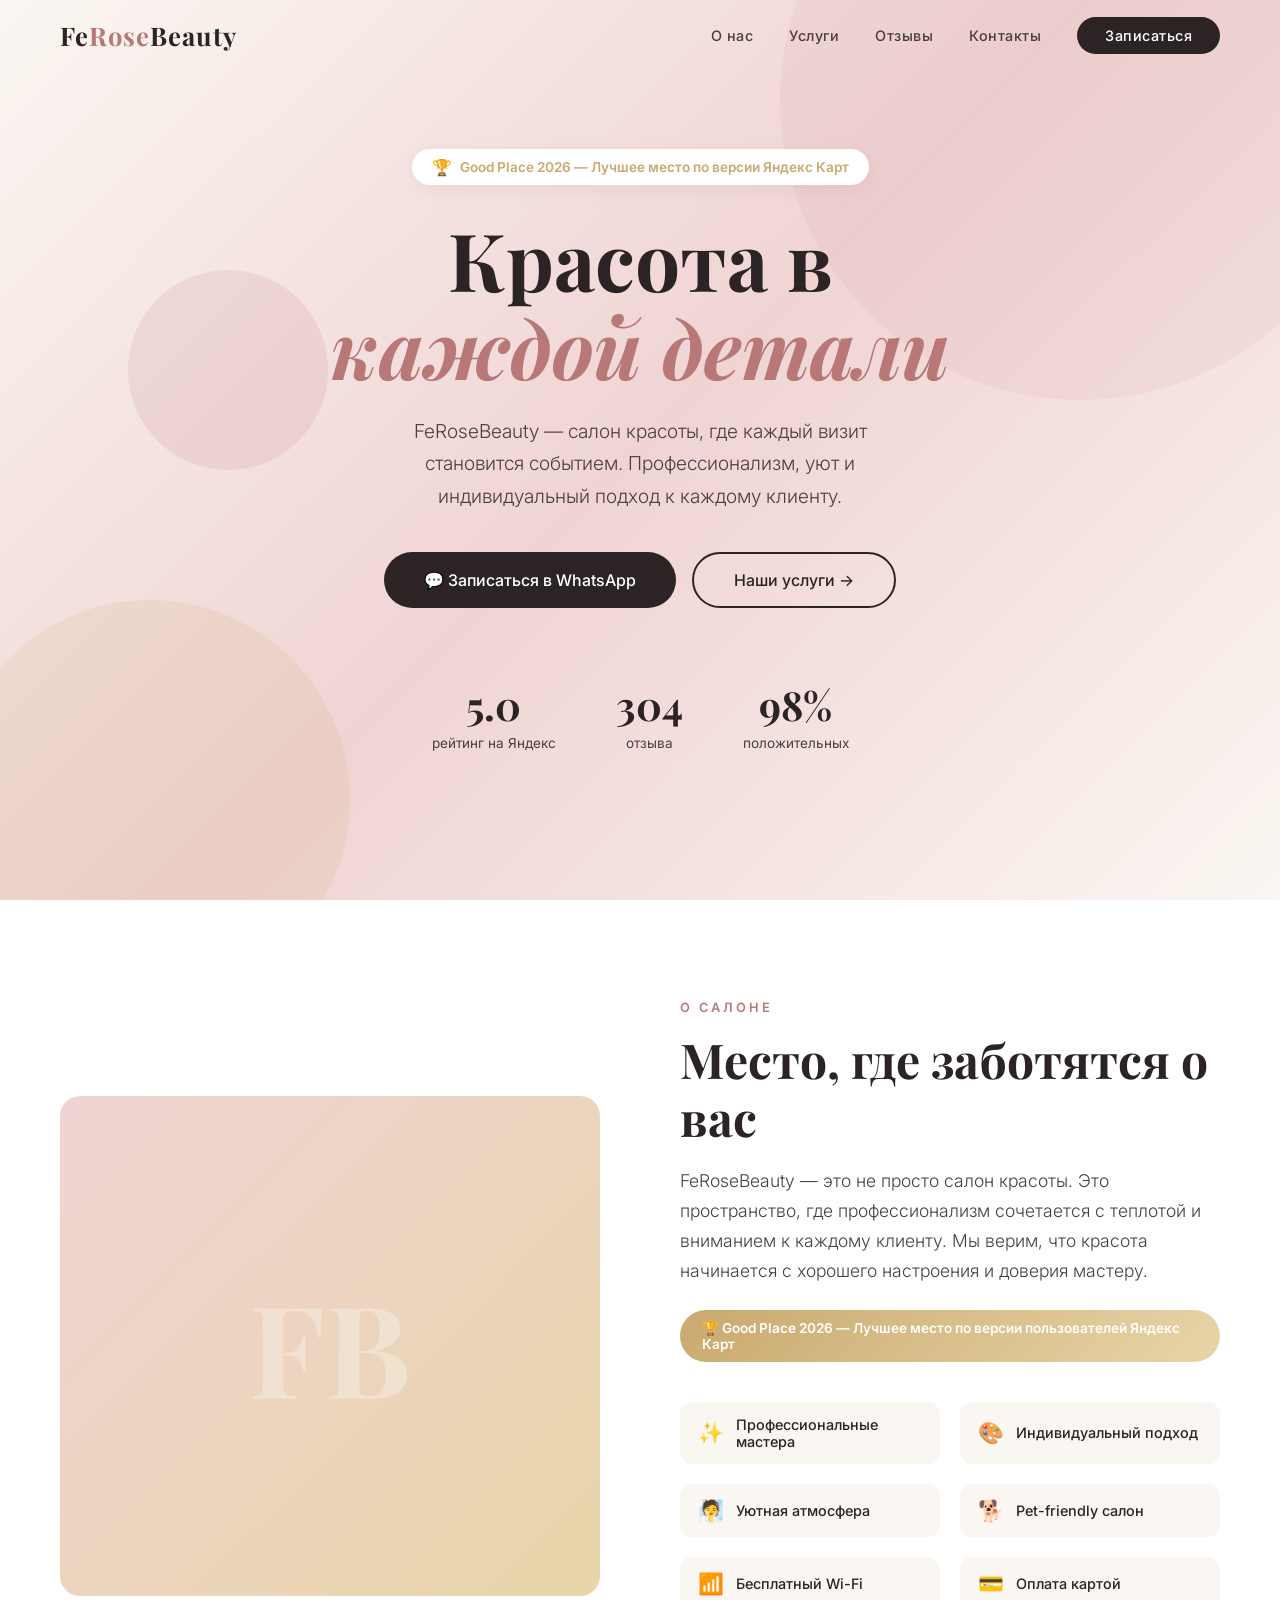
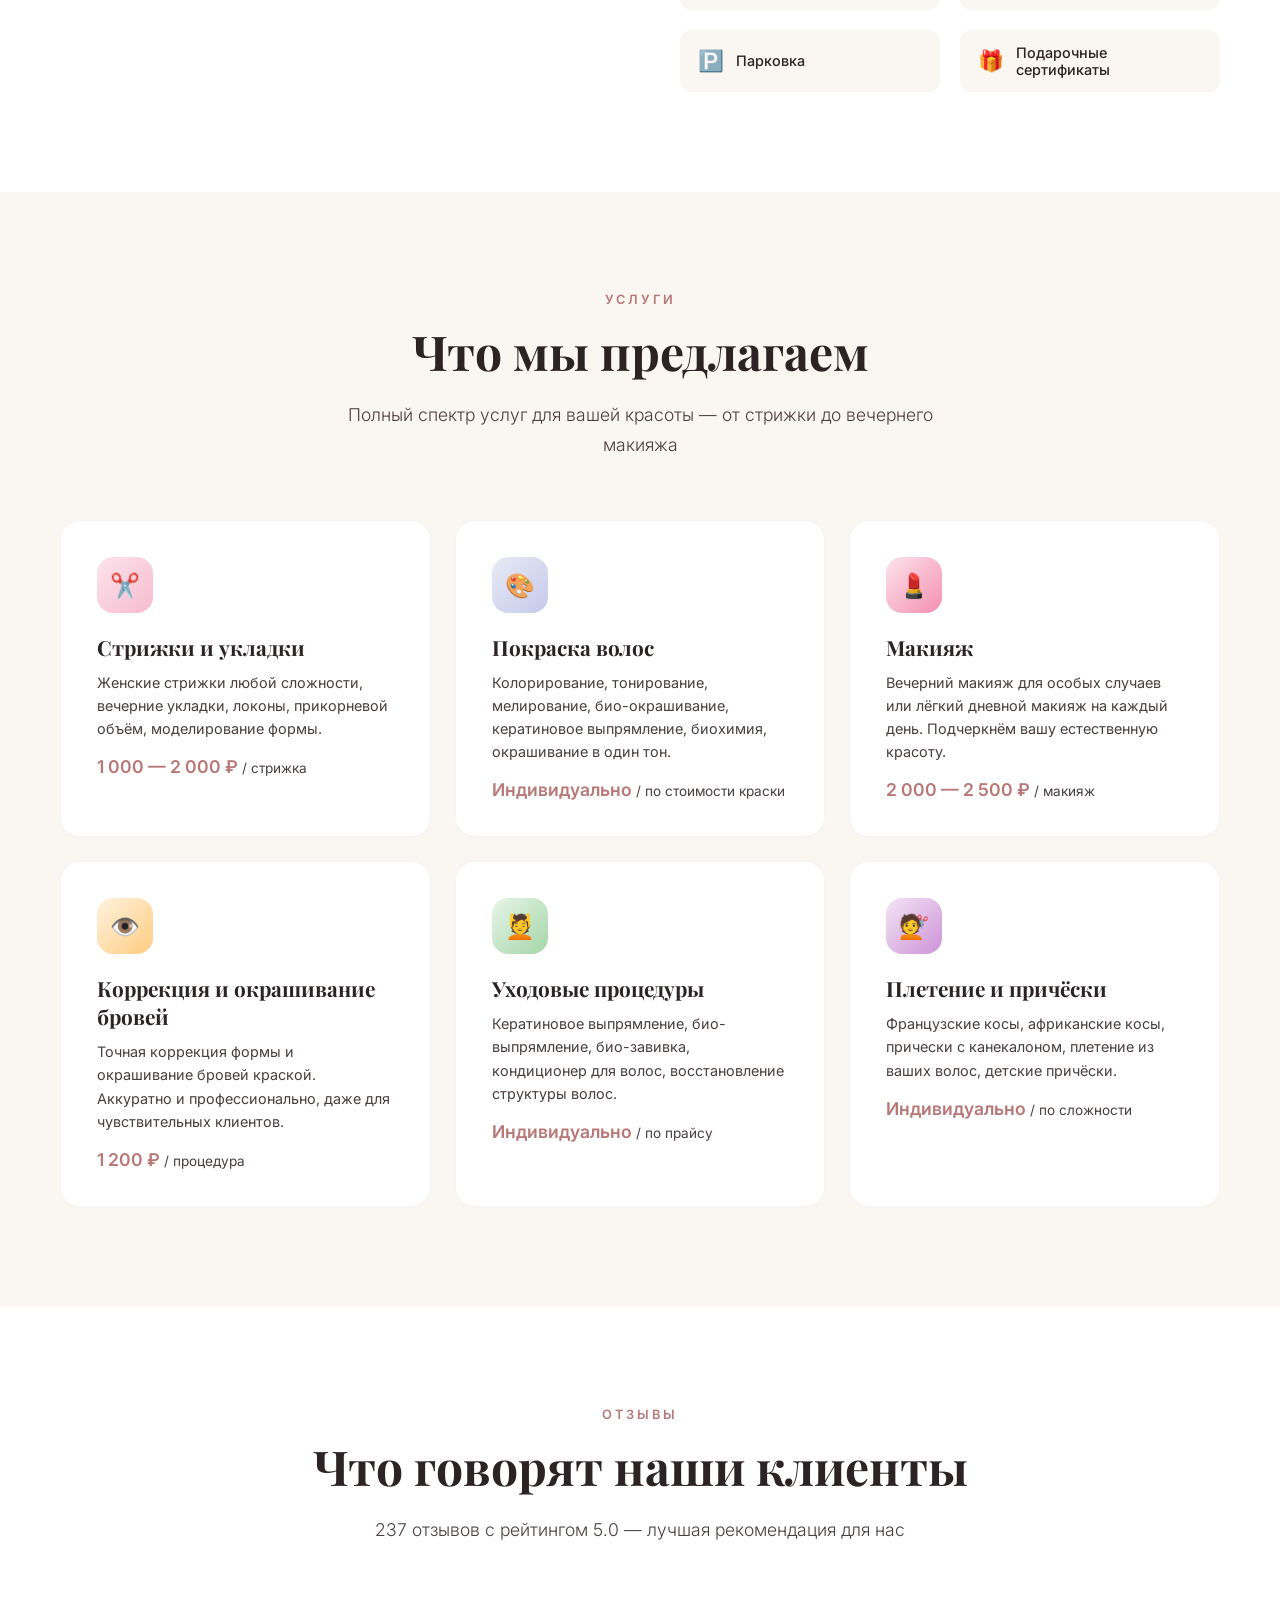
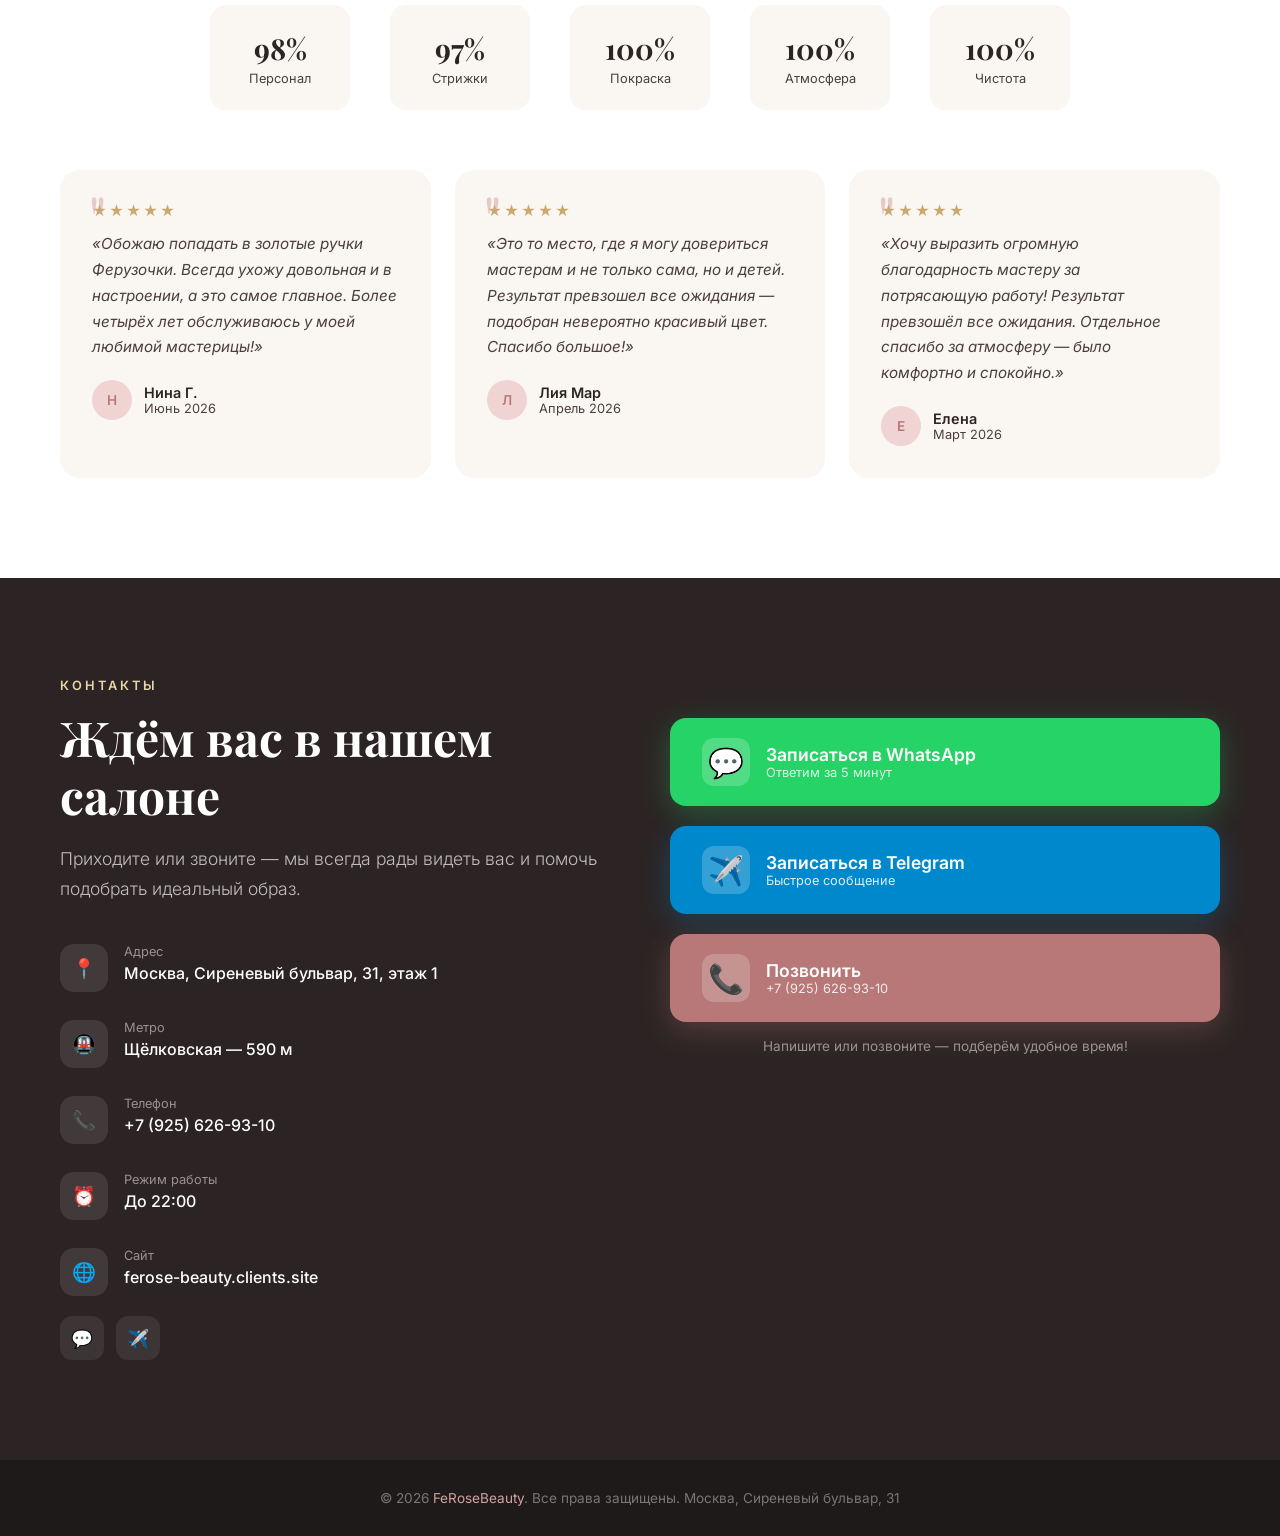
<file: index.html>
<!DOCTYPE html>
<html lang="ru">
<head>
    <meta charset="UTF-8">
    <meta name="viewport" content="width=device-width, initial-scale=1.0">
    <title>FeRoseBeauty — Салон красоты в Москве</title>
    <meta name="description" content="FeRoseBeauty — салон красоты в Москве на Сиреневом бульваре, 31. Стрижки, покраска, макияж, коррекция бровей. Рейтинг 5.0. Запись онлайн.">
    <meta name="keywords" content="салон красоты Москва, стрижка волос, покраска волос, макияж, коррекция бровей, FeRoseBeauty, Щёлковская">
    <meta name="google-site-verification" content="googlea2a7d4bf8be17653" />
    <link rel="icon" type="image/svg+xml" href="favicon.svg">
    <link rel="icon" type="image/png" sizes="64x64" href="favicon.png">
    <link rel="apple-touch-icon" href="apple-touch-icon.png">
    <meta name="theme-color" content="#d4a0a0">
    <meta property="og:site_name" content="FeRoseBeauty">
    <meta property="og:title" content="FeRoseBeauty — Салон красоты в Москве">
    <meta property="og:description" content="Салон красоты на Сиреневом бульваре, 31. Стрижки, покраска, макияж, коррекция бровей. Рейтинг 5.0. Запись онлайн.">
    <meta property="og:url" content="https://antoniomontana74.github.io/FeroseBeauty/">
    <meta property="og:type" content="website">
    <meta property="og:image" content="https://antoniomontana74.github.io/FeroseBeauty/apple-touch-icon.png">
    <meta property="og:locale" content="ru_RU">
    <script type="application/ld+json">
    {
        "@context": "https://schema.org",
        "@type": "WebSite",
        "name": "FeRoseBeauty",
        "alternateName": "Салон красоты FeRoseBeauty",
        "url": "https://antoniomontana74.github.io/FeroseBeauty/"
    }
    </script>
    <script type="application/ld+json">
    {
        "@context": "https://schema.org",
        "@type": "BeautySalon",
        "name": "FeRoseBeauty",
        "url": "https://antoniomontana74.github.io/FeroseBeauty/",
        "image": "https://antoniomontana74.github.io/FeroseBeauty/apple-touch-icon.png",
        "telephone": "+7 (925) 626-93-10",
        "priceRange": "$$",
        "address": {
            "@type": "PostalAddress",
            "streetAddress": "Сиреневый бульвар, 31",
            "addressLocality": "Москва",
            "addressCountry": "RU"
        },
        "geo": {
            "@type": "GeoCoordinates",
            "latitude": 55.8136,
            "longitude": 37.7970
        },
        "openingHoursSpecification": [
            {
                "@type": "OpeningHoursSpecification",
                "dayOfWeek": ["Monday", "Tuesday", "Wednesday", "Thursday", "Friday", "Saturday", "Sunday"],
                "opens": "10:00",
                "closes": "22:00"
            }
        ]
    }
    </script>
    <link rel="preconnect" href="https://fonts.googleapis.com">
    <link rel="preconnect" href="https://fonts.gstatic.com" crossorigin>
    <link href="https://fonts.googleapis.com/css2?family=Playfair+Display:ital,wght@0,400;0,600;0,700;1,400&family=Inter:wght@300;400;500;600&display=swap" rel="stylesheet">
    <style>
        * {
            margin: 0;
            padding: 0;
            box-sizing: border-box;
        }

        :root {
            --rose: #d4a0a0;
            --rose-light: #f0d4d4;
            --rose-dark: #b87878;
            --gold: #c9a96e;
            --gold-light: #e8d5a8;
            --cream: #faf6f1;
            --dark: #2c2424;
            --dark-soft: #4a3f3f;
            --white: #ffffff;
        }

        html {
            scroll-behavior: smooth;
        }

        body {
            font-family: 'Inter', sans-serif;
            color: var(--dark);
            background-color: var(--cream);
            overflow-x: hidden;
        }

        /* ===== NAVBAR ===== */
        .navbar {
            position: fixed;
            top: 0;
            left: 0;
            right: 0;
            z-index: 1000;
            padding: 18px 60px;
            display: flex;
            justify-content: space-between;
            align-items: center;
            transition: all 0.4s ease;
            background: transparent;
        }

        .navbar.scrolled {
            background: rgba(250, 246, 241, 0.95);
            backdrop-filter: blur(20px);
            box-shadow: 0 2px 40px rgba(0,0,0,0.06);
            padding: 12px 60px;
        }

        .nav-logo {
            font-family: 'Playfair Display', serif;
            font-size: 1.6rem;
            font-weight: 700;
            color: var(--dark);
            text-decoration: none;
            letter-spacing: 1px;
        }

        .nav-logo span {
            color: var(--rose-dark);
        }

        .nav-links {
            display: flex;
            gap: 36px;
            list-style: none;
        }

        .nav-links a {
            text-decoration: none;
            color: var(--dark-soft);
            font-size: 0.9rem;
            font-weight: 500;
            letter-spacing: 0.5px;
            transition: color 0.3s;
            position: relative;
        }

        .nav-links a::after {
            content: '';
            position: absolute;
            bottom: -4px;
            left: 0;
            width: 0;
            height: 2px;
            background: var(--rose-dark);
            transition: width 0.3s;
        }

        .nav-links a:hover {
            color: var(--rose-dark);
        }

        .nav-links a:hover::after {
            width: 100%;
        }

        .nav-cta {
            background: var(--dark);
            color: var(--white) !important;
            padding: 10px 28px;
            border-radius: 50px;
            font-weight: 500;
            transition: all 0.3s;
        }

        .nav-cta::after {
            display: none !important;
        }

        .nav-cta:hover {
            background: var(--rose-dark) !important;
            color: var(--white) !important;
            transform: translateY(-1px);
        }

        /* ===== HERO ===== */
        .hero {
            min-height: 100vh;
            display: flex;
            align-items: center;
            justify-content: center;
            position: relative;
            background: linear-gradient(135deg, var(--cream) 0%, var(--rose-light) 50%, var(--cream) 100%);
            overflow: hidden;
        }

        .hero-bg-circle {
            position: absolute;
            border-radius: 50%;
            opacity: 0.15;
        }

        .hero-bg-circle.c1 {
            width: 600px;
            height: 600px;
            background: var(--rose);
            top: -200px;
            right: -100px;
            animation: float 8s ease-in-out infinite;
        }

        .hero-bg-circle.c2 {
            width: 400px;
            height: 400px;
            background: var(--gold);
            bottom: -100px;
            left: -50px;
            animation: float 10s ease-in-out infinite reverse;
        }

        .hero-bg-circle.c3 {
            width: 200px;
            height: 200px;
            background: var(--rose-dark);
            top: 30%;
            left: 10%;
            animation: float 6s ease-in-out infinite;
        }

        @keyframes float {
            0%, 100% { transform: translateY(0) rotate(0deg); }
            50% { transform: translateY(-30px) rotate(5deg); }
        }

        .hero-content {
            text-align: center;
            z-index: 2;
            padding: 0 20px;
            animation: fadeInUp 1s ease;
        }

        @keyframes fadeInUp {
            from { opacity: 0; transform: translateY(40px); }
            to { opacity: 1; transform: translateY(0); }
        }

        .hero-badge {
            display: inline-flex;
            align-items: center;
            gap: 8px;
            background: var(--white);
            padding: 8px 20px;
            border-radius: 50px;
            font-size: 0.85rem;
            color: var(--gold);
            font-weight: 600;
            margin-bottom: 30px;
            box-shadow: 0 4px 20px rgba(0,0,0,0.05);
        }

        .hero-badge .star {
            color: var(--gold);
            font-size: 1rem;
        }

        .hero h1 {
            font-family: 'Playfair Display', serif;
            font-size: 5rem;
            font-weight: 700;
            line-height: 1.1;
            margin-bottom: 24px;
            color: var(--dark);
        }

        .hero h1 .accent {
            color: var(--rose-dark);
            font-style: italic;
        }

        .hero-subtitle {
            font-size: 1.2rem;
            color: var(--dark-soft);
            font-weight: 300;
            max-width: 550px;
            margin: 0 auto 40px;
            line-height: 1.7;
        }

        .hero-buttons {
            display: flex;
            gap: 16px;
            justify-content: center;
            flex-wrap: wrap;
        }

        .btn-primary {
            background: var(--dark);
            color: var(--white);
            padding: 16px 40px;
            border-radius: 50px;
            text-decoration: none;
            font-size: 1rem;
            font-weight: 500;
            transition: all 0.3s;
            display: inline-flex;
            align-items: center;
            gap: 8px;
        }

        .btn-primary:hover {
            background: var(--rose-dark);
            transform: translateY(-2px);
            box-shadow: 0 10px 30px rgba(184, 120, 120, 0.3);
        }

        .btn-secondary {
            background: transparent;
            color: var(--dark);
            padding: 16px 40px;
            border-radius: 50px;
            text-decoration: none;
            font-size: 1rem;
            font-weight: 500;
            border: 2px solid var(--dark);
            transition: all 0.3s;
            display: inline-flex;
            align-items: center;
            gap: 8px;
        }

        .btn-secondary:hover {
            background: var(--dark);
            color: var(--white);
            transform: translateY(-2px);
        }

        .hero-stats {
            display: flex;
            justify-content: center;
            gap: 60px;
            margin-top: 70px;
            flex-wrap: wrap;
        }

        .stat-item {
            text-align: center;
        }

        .stat-number {
            font-family: 'Playfair Display', serif;
            font-size: 2.5rem;
            font-weight: 700;
            color: var(--dark);
        }

        .stat-label {
            font-size: 0.85rem;
            color: var(--dark-soft);
            margin-top: 4px;
            font-weight: 400;
        }

        /* ===== SECTION STYLES ===== */
        section {
            padding: 100px 60px;
        }

        .section-label {
            font-size: 0.8rem;
            text-transform: uppercase;
            letter-spacing: 3px;
            color: var(--rose-dark);
            font-weight: 600;
            margin-bottom: 16px;
        }

        .section-title {
            font-family: 'Playfair Display', serif;
            font-size: 3rem;
            font-weight: 700;
            margin-bottom: 20px;
            line-height: 1.2;
        }

        .section-desc {
            font-size: 1.1rem;
            color: var(--dark-soft);
            max-width: 600px;
            line-height: 1.7;
            font-weight: 300;
        }

        /* ===== ABOUT ===== */
        .about {
            background: var(--white);
        }

        .about-grid {
            display: grid;
            grid-template-columns: 1fr 1fr;
            gap: 80px;
            align-items: center;
            max-width: 1200px;
            margin: 0 auto;
        }

        .about-image {
            position: relative;
            border-radius: 20px;
            overflow: hidden;
            height: 500px;
            background: linear-gradient(135deg, var(--rose-light), var(--gold-light));
            display: flex;
            align-items: center;
            justify-content: center;
        }

        .about-image-text {
            font-family: 'Playfair Display', serif;
            font-size: 8rem;
            font-weight: 700;
            color: var(--white);
            opacity: 0.3;
        }

        .about-features {
            display: grid;
            grid-template-columns: 1fr 1fr;
            gap: 20px;
            margin-top: 40px;
        }

        .about-feature {
            display: flex;
            align-items: center;
            gap: 12px;
            padding: 14px 18px;
            background: var(--cream);
            border-radius: 12px;
            font-size: 0.9rem;
            font-weight: 500;
        }

        .about-feature .icon {
            font-size: 1.3rem;
        }

        .award-badge {
            display: inline-flex;
            align-items: center;
            gap: 8px;
            background: linear-gradient(135deg, var(--gold), var(--gold-light));
            color: var(--white);
            padding: 10px 22px;
            border-radius: 50px;
            font-size: 0.85rem;
            font-weight: 600;
            margin-top: 24px;
        }

        /* ===== SERVICES ===== */
        .services {
            background: var(--cream);
        }

        .services-header {
            text-align: center;
            max-width: 1200px;
            margin: 0 auto 60px;
        }

        .services-header .section-desc {
            margin: 0 auto;
        }

        .services-grid {
            display: grid;
            grid-template-columns: repeat(auto-fit, minmax(320px, 1fr));
            gap: 24px;
            max-width: 1200px;
            margin: 0 auto;
        }

        .service-card {
            background: var(--white);
            border-radius: 20px;
            padding: 36px;
            transition: all 0.4s ease;
            border: 1px solid rgba(0,0,0,0.04);
        }

        .service-card:hover {
            transform: translateY(-8px);
            box-shadow: 0 20px 60px rgba(0,0,0,0.08);
        }

        .service-icon {
            width: 56px;
            height: 56px;
            border-radius: 16px;
            display: flex;
            align-items: center;
            justify-content: center;
            font-size: 1.5rem;
            margin-bottom: 20px;
        }

        .service-icon.hair { background: linear-gradient(135deg, #fce4ec, #f8bbd0); }
        .service-icon.color { background: linear-gradient(135deg, #e8eaf6, #c5cae9); }
        .service-icon.makeup { background: linear-gradient(135deg, #fce4ec, #f48fb1); }
        .service-icon.brows { background: linear-gradient(135deg, #fff3e0, #ffcc80); }
        .service-icon.care { background: linear-gradient(135deg, #e8f5e9, #a5d6a7); }
        .service-icon.braids { background: linear-gradient(135deg, #f3e5f5, #ce93d8); }

        .service-card h3 {
            font-family: 'Playfair Display', serif;
            font-size: 1.3rem;
            margin-bottom: 10px;
        }

        .service-card p {
            color: var(--dark-soft);
            font-size: 0.9rem;
            line-height: 1.6;
            margin-bottom: 16px;
        }

        .service-price {
            font-size: 1.1rem;
            font-weight: 600;
            color: var(--rose-dark);
        }

        .service-price span {
            font-size: 0.85rem;
            color: var(--dark-soft);
            font-weight: 400;
        }

        /* ===== REVIEWS ===== */
        .reviews {
            background: var(--white);
        }

        .reviews-header {
            text-align: center;
            max-width: 1200px;
            margin: 0 auto 60px;
        }

        .reviews-header .section-desc {
            margin: 0 auto;
        }

        .reviews-stats {
            display: flex;
            justify-content: center;
            gap: 40px;
            margin-bottom: 60px;
            flex-wrap: wrap;
        }

        .review-stat {
            text-align: center;
            padding: 24px 32px;
            background: var(--cream);
            border-radius: 16px;
            min-width: 140px;
        }

        .review-stat-value {
            font-family: 'Playfair Display', serif;
            font-size: 1.8rem;
            font-weight: 700;
            color: var(--dark);
        }

        .review-stat-label {
            font-size: 0.8rem;
            color: var(--dark-soft);
            margin-top: 4px;
        }

        .reviews-grid {
            display: grid;
            grid-template-columns: repeat(auto-fit, minmax(350px, 1fr));
            gap: 24px;
            max-width: 1200px;
            margin: 0 auto;
        }

        .review-card {
            background: var(--cream);
            border-radius: 20px;
            padding: 32px;
            position: relative;
        }

        .review-card::before {
            content: '"';
            font-family: 'Playfair Display', serif;
            font-size: 4rem;
            color: var(--rose);
            opacity: 0.5;
            position: absolute;
            top: 16px;
            left: 28px;
            line-height: 1;
        }

        .review-stars {
            color: var(--gold);
            font-size: 0.9rem;
            margin-bottom: 12px;
            letter-spacing: 2px;
        }

        .review-text {
            font-size: 0.95rem;
            line-height: 1.7;
            color: var(--dark-soft);
            margin-bottom: 20px;
            font-style: italic;
        }

        .review-author {
            display: flex;
            align-items: center;
            gap: 12px;
        }

        .review-avatar {
            width: 40px;
            height: 40px;
            border-radius: 50%;
            background: var(--rose-light);
            display: flex;
            align-items: center;
            justify-content: center;
            font-weight: 600;
            font-size: 0.85rem;
            color: var(--rose-dark);
        }

        .review-name {
            font-weight: 600;
            font-size: 0.9rem;
        }

        .review-date {
            font-size: 0.8rem;
            color: var(--dark-soft);
        }

        /* ===== CONTACT ===== */
        .contact {
            background: var(--dark);
            color: var(--white);
        }

        .contact .section-label {
            color: var(--gold-light);
        }

        .contact .section-title {
            color: var(--white);
        }

        .contact .section-desc {
            color: rgba(255,255,255,0.7);
        }

        .contact-grid {
            display: grid;
            grid-template-columns: 1fr 1fr;
            gap: 60px;
            max-width: 1200px;
            margin: 0 auto;
        }

        .booking-buttons {
            display: flex;
            flex-direction: column;
            gap: 20px;
            margin-top: 40px;
        }

        .booking-btn {
            display: flex;
            align-items: center;
            gap: 16px;
            padding: 20px 32px;
            border-radius: 16px;
            text-decoration: none;
            font-size: 1.1rem;
            font-weight: 600;
            transition: all 0.3s;
            color: var(--white);
        }

        .booking-btn:hover {
            transform: translateY(-3px);
        }

        .booking-btn.whatsapp {
            background: #25D366;
            box-shadow: 0 8px 30px rgba(37, 211, 102, 0.3);
        }

        .booking-btn.whatsapp:hover {
            box-shadow: 0 12px 40px rgba(37, 211, 102, 0.4);
        }

        .booking-btn.telegram {
            background: #0088cc;
            box-shadow: 0 8px 30px rgba(0, 136, 204, 0.3);
        }

        .booking-btn.telegram:hover {
            box-shadow: 0 12px 40px rgba(0, 136, 204, 0.4);
        }

        .booking-btn-icon {
            font-size: 1.8rem;
            width: 48px;
            height: 48px;
            background: rgba(255,255,255,0.2);
            border-radius: 12px;
            display: flex;
            align-items: center;
            justify-content: center;
        }

        .booking-btn-text {
            display: flex;
            flex-direction: column;
        }

        .booking-btn-sub {
            font-size: 0.8rem;
            font-weight: 400;
            opacity: 0.85;
        }

        .booking-note {
            font-size: 0.85rem;
            color: rgba(255,255,255,0.5);
            margin-top: 16px;
            text-align: center;
        }

        .contact-info {
            display: flex;
            flex-direction: column;
            gap: 28px;
        }

        .contact-item {
            display: flex;
            align-items: flex-start;
            gap: 16px;
        }

        .contact-item-icon {
            width: 48px;
            height: 48px;
            border-radius: 14px;
            background: rgba(255,255,255,0.1);
            display: flex;
            align-items: center;
            justify-content: center;
            font-size: 1.2rem;
            flex-shrink: 0;
        }

        .contact-item-label {
            font-size: 0.8rem;
            color: rgba(255,255,255,0.5);
            margin-bottom: 4px;
        }

        .contact-item-value {
            font-size: 1rem;
            font-weight: 500;
        }

        .contact-item-value a {
            color: var(--white);
            text-decoration: none;
            transition: color 0.3s;
        }

        .contact-item-value a:hover {
            color: var(--rose-light);
        }

        .contact-form {
            display: flex;
            flex-direction: column;
            gap: 20px;
        }

        .form-input {
            background: rgba(255,255,255,0.08);
            border: 1px solid rgba(255,255,255,0.12);
            border-radius: 14px;
            padding: 16px 20px;
            color: var(--white);
            font-size: 0.95rem;
            font-family: 'Inter', sans-serif;
            transition: border-color 0.3s;
            outline: none;
        }

        .form-input::placeholder {
            color: rgba(255,255,255,0.35);
        }

        .form-input:focus {
            border-color: var(--rose);
        }

        textarea.form-input {
            resize: vertical;
            min-height: 120px;
        }

        .form-btn {
            background: var(--rose-dark);
            color: var(--white);
            padding: 16px 40px;
            border-radius: 50px;
            border: none;
            font-size: 1rem;
            font-weight: 500;
            cursor: pointer;
            transition: all 0.3s;
            font-family: 'Inter', sans-serif;
        }

        .form-btn:hover {
            background: var(--rose);
            transform: translateY(-2px);
            box-shadow: 0 10px 30px rgba(212, 160, 160, 0.3);
        }

        .social-links {
            display: flex;
            gap: 12px;
            margin-top: 20px;
        }

        .social-link {
            width: 44px;
            height: 44px;
            border-radius: 12px;
            background: rgba(255,255,255,0.08);
            display: flex;
            align-items: center;
            justify-content: center;
            text-decoration: none;
            font-size: 1.1rem;
            transition: all 0.3s;
        }

        .social-link:hover {
            background: var(--rose-dark);
            transform: translateY(-2px);
        }

        /* ===== FOOTER ===== */
        .footer {
            background: #1e1a1a;
            padding: 30px 60px;
            text-align: center;
            color: rgba(255,255,255,0.4);
            font-size: 0.85rem;
        }

        .footer a {
            color: var(--rose);
            text-decoration: none;
        }

        /* ===== RESPONSIVE ===== */
        /* ===== HAMBURGER MENU ===== */
        .hamburger {
            display: none;
            flex-direction: column;
            gap: 5px;
            cursor: pointer;
            z-index: 1001;
            padding: 4px;
        }

        .hamburger span {
            width: 24px;
            height: 2px;
            background: var(--dark);
            border-radius: 2px;
            transition: all 0.3s;
        }

        .hamburger.active span:nth-child(1) {
            transform: rotate(45deg) translate(5px, 5px);
        }

        .hamburger.active span:nth-child(2) {
            opacity: 0;
        }

        .hamburger.active span:nth-child(3) {
            transform: rotate(-45deg) translate(5px, -5px);
        }

        .mobile-menu {
            display: none;
            position: fixed;
            top: 0;
            left: 0;
            right: 0;
            bottom: 0;
            background: var(--cream);
            z-index: 999;
            flex-direction: column;
            align-items: center;
            justify-content: center;
            gap: 30px;
            opacity: 0;
            transition: opacity 0.3s;
        }

        .mobile-menu.active {
            display: flex;
            opacity: 1;
        }

        .mobile-menu a {
            font-size: 1.4rem;
            text-decoration: none;
            color: var(--dark);
            font-weight: 500;
            transition: color 0.3s;
        }

        .mobile-menu a:hover {
            color: var(--rose-dark);
        }

        /* ===== RESPONSIVE ===== */
        @media (max-width: 900px) {
            .hamburger {
                display: flex;
            }

            .nav-links {
                display: none;
            }

            .hero h1 {
                font-size: 2.8rem;
            }

            .hero-subtitle {
                font-size: 1rem;
            }

            .about-grid,
            .contact-grid {
                grid-template-columns: 1fr;
                gap: 40px;
            }

            .about-image {
                height: 250px;
            }

            section {
                padding: 60px 24px;
            }

            .section-title {
                font-size: 2rem;
            }

            .hero-stats {
                gap: 30px;
            }

            .reviews-grid {
                grid-template-columns: 1fr;
            }

            .services-grid {
                grid-template-columns: 1fr;
            }

            .about-features {
                grid-template-columns: 1fr;
            }

            .booking-btn {
                padding: 16px 24px;
                font-size: 1rem;
            }

            .reviews-stats {
                gap: 12px;
            }

            .review-stat {
                padding: 16px 20px;
                min-width: 100px;
            }

            .review-stat-value {
                font-size: 1.4rem;
            }
        }

        @media (max-width: 600px) {
            .navbar {
                padding: 12px 16px;
            }

            .navbar.scrolled {
                padding: 10px 16px;
            }

            .hero {
                padding: 0 16px;
            }

            .hero h1 {
                font-size: 2.2rem;
            }

            .hero-subtitle {
                font-size: 0.9rem;
                margin-bottom: 30px;
            }

            .hero-badge {
                font-size: 0.75rem;
                padding: 6px 14px;
            }

            .hero-buttons {
                flex-direction: column;
                align-items: center;
            }

            .btn-primary, .btn-secondary {
                padding: 14px 28px;
                font-size: 0.9rem;
                width: 100%;
                justify-content: center;
                max-width: 300px;
            }

            .hero-stats {
                flex-direction: column;
                gap: 16px;
            }

            .stat-number {
                font-size: 2rem;
            }

            section {
                padding: 40px 16px;
            }

            .section-title {
                font-size: 1.7rem;
            }

            .section-desc {
                font-size: 0.95rem;
            }

            .about-image {
                height: 200px;
                border-radius: 16px;
            }

            .service-card {
                padding: 24px;
            }

            .review-card {
                padding: 24px;
            }

            .review-text {
                font-size: 0.88rem;
            }

            .contact-grid {
                gap: 30px;
            }

            .booking-btn {
                padding: 14px 20px;
                font-size: 0.95rem;
                border-radius: 14px;
            }

            .booking-btn-icon {
                width: 40px;
                height: 40px;
                font-size: 1.4rem;
            }

            .reviews-stats {
                flex-wrap: wrap;
                justify-content: center;
            }

            .review-stat {
                min-width: 80px;
                padding: 12px 14px;
            }

            .review-stat-value {
                font-size: 1.2rem;
            }

            .review-stat-label {
                font-size: 0.7rem;
            }

            .footer {
                padding: 20px 16px;
                font-size: 0.75rem;
            }
        }

        @media (max-width: 380px) {
            .hero h1 {
                font-size: 1.9rem;
            }

            .section-title {
                font-size: 1.5rem;
            }

            .booking-btn {
                padding: 12px 16px;
                font-size: 0.88rem;
            }

            .booking-btn-sub {
                font-size: 0.72rem;
            }
        }

        /* ===== ANIMATIONS ON SCROLL ===== */
        .reveal {
            opacity: 0;
            transform: translateY(30px);
            transition: all 0.8s ease;
        }

        .reveal.visible {
            opacity: 1;
            transform: translateY(0);
        }
    </style>
</head>
<body>

    <!-- NAVBAR -->
    <nav class="navbar" id="navbar">
        <a href="#" class="nav-logo">Fe<span>Rose</span>Beauty</a>
        <ul class="nav-links">
            <li><a href="#about">О нас</a></li>
            <li><a href="#services">Услуги</a></li>
            <li><a href="#reviews">Отзывы</a></li>
            <li><a href="#contact">Контакты</a></li>
            <li><a href="tel:+79256269310" class="nav-cta">Записаться</a></li>
        </ul>
        <div class="hamburger" id="hamburger" onclick="toggleMenu()">
            <span></span>
            <span></span>
            <span></span>
        </div>
    </nav>

    <!-- MOBILE MENU -->
    <div class="mobile-menu" id="mobileMenu">
        <a href="#about" onclick="closeMenu()">О нас</a>
        <a href="#services" onclick="closeMenu()">Услуги</a>
        <a href="#reviews" onclick="closeMenu()">Отзывы</a>
        <a href="#contact" onclick="closeMenu()">Контакты</a>
        <a href="https://wa.me/79256269310?text=%D0%97%D0%B4%D1%80%D0%B0%D0%B2%D1%81%D1%82%D0%B2%D1%83%D0%B9%D1%82%D0%B5!%20%D0%9F%D0%BE%D0%B6%D0%B0%D0%BB%D1%83%D0%B9%D1%81%D1%82%D0%B0%2C%20%D1%85%D0%BE%D1%87%D1%83%20%D0%B7%D0%B0%D0%BF%D0%B8%D1%81%D0%B0%D1%82%D1%8C%D1%81%D1%8F%20%D0%BD%D0%B0%20%D1%83%D1%81%D0%BB%D1%83%D0%B3%D1%83." onclick="closeMenu()" style="color: #25D366;">💬 Записаться в WhatsApp</a>
        <a href="tel:+79256269310" onclick="closeMenu()" style="color: var(--rose-dark);">📞 Позвонить</a>
    </div>

    <!-- HERO -->
    <section class="hero">
        <div class="hero-bg-circle c1"></div>
        <div class="hero-bg-circle c2"></div>
        <div class="hero-bg-circle c3"></div>
        <div class="hero-content">
            <div class="hero-badge">
                <span class="star">🏆</span>
                Good Place 2026 — Лучшее место по версии Яндекс Карт
            </div>
            <h1>Красота в<br><span class="accent">каждой детали</span></h1>
            <p class="hero-subtitle">FeRoseBeauty — салон красоты, где каждый визит становится событием. Профессионализм, уют и индивидуальный подход к каждому клиенту.</p>
            <div class="hero-buttons">
                <a href="https://wa.me/79256269310?text=%D0%97%D0%B4%D1%80%D0%B0%D0%B2%D1%81%D1%82%D0%B2%D1%83%D0%B9%D1%82%D0%B5!%20%D0%9F%D0%BE%D0%B6%D0%B0%D0%BB%D1%83%D0%B9%D1%81%D1%82%D0%B0%2C%20%D1%85%D0%BE%D1%87%D1%83%20%D0%B7%D0%B0%D0%BF%D0%B8%D1%81%D0%B0%D1%82%D1%8C%D1%81%D1%8F%20%D0%BD%D0%B0%20%D1%83%D1%81%D0%BB%D1%83%D0%B3%D1%83." target="_blank" class="btn-primary">💬 Записаться в WhatsApp</a>
                <a href="#services" class="btn-secondary">Наши услуги →</a>
            </div>
            <div class="hero-stats">
                <div class="stat-item">
                    <div class="stat-number">5.0</div>
                    <div class="stat-label">рейтинг на Яндекс</div>
                </div>
                <div class="stat-item">
                    <div class="stat-number">304</div>
                    <div class="stat-label">отзыва</div>
                </div>
                <div class="stat-item">
                    <div class="stat-number">98%</div>
                    <div class="stat-label">положительных</div>
                </div>
            </div>
        </div>
    </section>

    <!-- ABOUT -->
    <section class="about" id="about">
        <div class="about-grid">
            <div class="about-image reveal">
                <div class="about-image-text">FB</div>
            </div>
            <div class="reveal">
                <div class="section-label">О салоне</div>
                <h2 class="section-title">Место, где заботятся о вас</h2>
                <p class="section-desc">FeRoseBeauty — это не просто салон красоты. Это пространство, где профессионализм сочетается с теплотой и вниманием к каждому клиенту. Мы верим, что красота начинается с хорошего настроения и доверия мастеру.</p>
                <div class="award-badge">
                    🏆 Good Place 2026 — Лучшее место по версии пользователей Яндекс Карт
                </div>
                <div class="about-features">
                    <div class="about-feature"><span class="icon">✨</span> Профессиональные мастера</div>
                    <div class="about-feature"><span class="icon">🎨</span> Индивидуальный подход</div>
                    <div class="about-feature"><span class="icon">🧖</span> Уютная атмосфера</div>
                    <div class="about-feature"><span class="icon">🐕</span> Pet-friendly салон</div>
                    <div class="about-feature"><span class="icon">📶</span> Бесплатный Wi-Fi</div>
                    <div class="about-feature"><span class="icon">💳</span> Оплата картой</div>
                    <div class="about-feature"><span class="icon">🅿️</span> Парковка</div>
                    <div class="about-feature"><span class="icon">🎁</span> Подарочные сертификаты</div>
                </div>
            </div>
        </div>
    </section>

    <!-- SERVICES -->
    <section class="services" id="services">
        <div class="services-header">
            <div class="section-label">Услуги</div>
            <h2 class="section-title">Что мы предлагаем</h2>
            <p class="section-desc">Полный спектр услуг для вашей красоты — от стрижки до вечернего макияжа</p>
        </div>
        <div class="services-grid">
            <div class="service-card reveal">
                <div class="service-icon hair">✂️</div>
                <h3>Стрижки и укладки</h3>
                <p>Женские стрижки любой сложности, вечерние укладки, локоны, прикорневой объём, моделирование формы.</p>
                <div class="service-price">1 000 — 2 000 ₽ <span>/ стрижка</span></div>
            </div>
            <div class="service-card reveal">
                <div class="service-icon color">🎨</div>
                <h3>Покраска волос</h3>
                <p>Колорирование, тонирование, мелирование, био-окрашивание, кератиновое выпрямление, биохимия, окрашивание в один тон.</p>
                <div class="service-price">Индивидуально <span>/ по стоимости краски</span></div>
            </div>
            <div class="service-card reveal">
                <div class="service-icon makeup">💄</div>
                <h3>Макияж</h3>
                <p>Вечерний макияж для особых случаев или лёгкий дневной макияж на каждый день. Подчеркнём вашу естественную красоту.</p>
                <div class="service-price">2 000 — 2 500 ₽ <span>/ макияж</span></div>
            </div>
            <div class="service-card reveal">
                <div class="service-icon brows">👁️</div>
                <h3>Коррекция и окрашивание бровей</h3>
                <p>Точная коррекция формы и окрашивание бровей краской. Аккуратно и профессионально, даже для чувствительных клиентов.</p>
                <div class="service-price">1 200 ₽ <span>/ процедура</span></div>
            </div>
            <div class="service-card reveal">
                <div class="service-icon care">💆</div>
                <h3>Уходовые процедуры</h3>
                <p>Кератиновое выпрямление, био-выпрямление, био-завивка, кондиционер для волос, восстановление структуры волос.</p>
                <div class="service-price">Индивидуально <span>/ по прайсу</span></div>
            </div>
            <div class="service-card reveal">
                <div class="service-icon braids">💇</div>
                <h3>Плетение и причёски</h3>
                <p>Французские косы, африканские косы, прически с канекалоном, плетение из ваших волос, детские причёски.</p>
                <div class="service-price">Индивидуально <span>/ по сложности</span></div>
            </div>
        </div>
    </section>

    <!-- REVIEWS -->
    <section class="reviews" id="reviews">
        <div class="reviews-header">
            <div class="section-label">Отзывы</div>
            <h2 class="section-title">Что говорят наши клиенты</h2>
            <p class="section-desc">237 отзывов с рейтингом 5.0 — лучшая рекомендация для нас</p>
        </div>
        <div class="reviews-stats">
            <div class="review-stat">
                <div class="review-stat-value">98%</div>
                <div class="review-stat-label">Персонал</div>
            </div>
            <div class="review-stat">
                <div class="review-stat-value">97%</div>
                <div class="review-stat-label">Стрижки</div>
            </div>
            <div class="review-stat">
                <div class="review-stat-value">100%</div>
                <div class="review-stat-label">Покраска</div>
            </div>
            <div class="review-stat">
                <div class="review-stat-value">100%</div>
                <div class="review-stat-label">Атмосфера</div>
            </div>
            <div class="review-stat">
                <div class="review-stat-value">100%</div>
                <div class="review-stat-label">Чистота</div>
            </div>
        </div>
        <div class="reviews-grid">
            <div class="review-card reveal">
                <div class="review-stars">★★★★★</div>
                <p class="review-text">«Обожаю попадать в золотые ручки Ферузочки. Всегда ухожу довольная и в настроении, а это самое главное. Более четырёх лет обслуживаюсь у моей любимой мастерицы!»</p>
                <div class="review-author">
                    <div class="review-avatar">Н</div>
                    <div>
                        <div class="review-name">Нина Г.</div>
                        <div class="review-date">Июнь 2026</div>
                    </div>
                </div>
            </div>
            <div class="review-card reveal">
                <div class="review-stars">★★★★★</div>
                <p class="review-text">«Это то место, где я могу довериться мастерам и не только сама, но и детей. Результат превзошел все ожидания — подобран невероятно красивый цвет. Спасибо большое!»</p>
                <div class="review-author">
                    <div class="review-avatar">Л</div>
                    <div>
                        <div class="review-name">Лия Мар</div>
                        <div class="review-date">Апрель 2026</div>
                    </div>
                </div>
            </div>
            <div class="review-card reveal">
                <div class="review-stars">★★★★★</div>
                <p class="review-text">«Хочу выразить огромную благодарность мастеру за потрясающую работу! Результат превзошёл все ожидания. Отдельное спасибо за атмосферу — было комфортно и спокойно.»</p>
                <div class="review-author">
                    <div class="review-avatar">Е</div>
                    <div>
                        <div class="review-name">Елена</div>
                        <div class="review-date">Март 2026</div>
                    </div>
                </div>
            </div>
        </div>
    </section>

    <!-- CONTACT -->
    <section class="contact" id="contact">
        <div class="contact-grid">
            <div class="reveal">
                <div class="section-label">Контакты</div>
                <h2 class="section-title">Ждём вас в нашем салоне</h2>
                <p class="section-desc">Приходите или звоните — мы всегда рады видеть вас и помочь подобрать идеальный образ.</p>
                <div class="contact-info" style="margin-top: 40px;">
                    <div class="contact-item">
                        <div class="contact-item-icon">📍</div>
                        <div>
                            <div class="contact-item-label">Адрес</div>
                            <div class="contact-item-value">Москва, Сиреневый бульвар, 31, этаж 1</div>
                        </div>
                    </div>
                    <div class="contact-item">
                        <div class="contact-item-icon">🚇</div>
                        <div>
                            <div class="contact-item-label">Метро</div>
                            <div class="contact-item-value">Щёлковская — 590 м</div>
                        </div>
                    </div>
                    <div class="contact-item">
                        <div class="contact-item-icon">📞</div>
                        <div>
                            <div class="contact-item-label">Телефон</div>
                            <div class="contact-item-value"><a href="tel:+79256269310">+7 (925) 626-93-10</a></div>
                        </div>
                    </div>
                    <div class="contact-item">
                        <div class="contact-item-icon">⏰</div>
                        <div>
                            <div class="contact-item-label">Режим работы</div>
                            <div class="contact-item-value">До 22:00</div>
                        </div>
                    </div>
                    <div class="contact-item">
                        <div class="contact-item-icon">🌐</div>
                        <div>
                            <div class="contact-item-label">Сайт</div>
                            <div class="contact-item-value"><a href="https://ferose-beauty.clients.site/" target="_blank">ferose-beauty.clients.site</a></div>
                        </div>
                    </div>
                </div>
                <div class="social-links">
                    <a href="https://wa.me/+79256269310" target="_blank" class="social-link">💬</a>
                    <a href="https://t.me/+79256269310" target="_blank" class="social-link">✈️</a>
                </div>
            </div>
            <div class="reveal">
                <div class="booking-buttons">
                    <a href="https://wa.me/79256269310?text=%D0%97%D0%B4%D1%80%D0%B0%D0%B2%D1%81%D1%82%D0%B2%D1%83%D0%B9%D1%82%D0%B5!%20%D0%9F%D0%BE%D0%B6%D0%B0%D0%BB%D1%83%D0%B9%D1%81%D1%82%D0%B0%2C%20%D1%85%D0%BE%D1%87%D1%83%20%D0%B7%D0%B0%D0%BF%D0%B8%D1%81%D0%B0%D1%82%D1%8C%D1%81%D1%8F%20%D0%BD%D0%B0%20%D1%83%D1%81%D0%BB%D1%83%D0%B3%D1%83." target="_blank" class="booking-btn whatsapp">
                        <div class="booking-btn-icon">💬</div>
                        <div class="booking-btn-text">
                            Записаться в WhatsApp
                            <span class="booking-btn-sub">Ответим за 5 минут</span>
                        </div>
                    </a>
                    <a href="https://t.me/79256269310" target="_blank" class="booking-btn telegram">
                        <div class="booking-btn-icon">✈️</div>
                        <div class="booking-btn-text">
                            Записаться в Telegram
                            <span class="booking-btn-sub">Быстрое сообщение</span>
                        </div>
                    </a>
                    <a href="tel:+79256269310" class="booking-btn" style="background: var(--rose-dark); box-shadow: 0 8px 30px rgba(184, 120, 120, 0.3);">
                        <div class="booking-btn-icon">📞</div>
                        <div class="booking-btn-text">
                            Позвонить
                            <span class="booking-btn-sub">+7 (925) 626-93-10</span>
                        </div>
                    </a>
                </div>
                <p class="booking-note">Напишите или позвоните — подберём удобное время!</p>
            </div>
        </div>
    </section>

    <!-- FOOTER -->
    <footer class="footer">
        <p>© 2026 <a href="#">FeRoseBeauty</a>. Все права защищены. Москва, Сиреневый бульвар, 31</p>
    </footer>

    <script>
        // Hamburger menu
        function toggleMenu() {
            const hamburger = document.getElementById('hamburger');
            const mobileMenu = document.getElementById('mobileMenu');
            hamburger.classList.toggle('active');
            mobileMenu.classList.toggle('active');
            document.body.style.overflow = mobileMenu.classList.contains('active') ? 'hidden' : '';
        }

        function closeMenu() {
            const hamburger = document.getElementById('hamburger');
            const mobileMenu = document.getElementById('mobileMenu');
            hamburger.classList.remove('active');
            mobileMenu.classList.remove('active');
            document.body.style.overflow = '';
        }

        // Navbar scroll effect
        window.addEventListener('scroll', () => {
            const navbar = document.getElementById('navbar');
            if (window.scrollY > 50) {
                navbar.classList.add('scrolled');
            } else {
                navbar.classList.remove('scrolled');
            }
        });

        // Reveal on scroll
        const revealElements = document.querySelectorAll('.reveal');
        const observer = new IntersectionObserver((entries) => {
            entries.forEach(entry => {
                if (entry.isIntersecting) {
                    entry.target.classList.add('visible');
                }
            });
        }, { threshold: 0.1 });

        revealElements.forEach(el => observer.observe(el));

        // Close mobile menu on escape
        document.addEventListener('keydown', (e) => {
            if (e.key === 'Escape') closeMenu();
        });
    </script>
</body>
</html>
</file>
